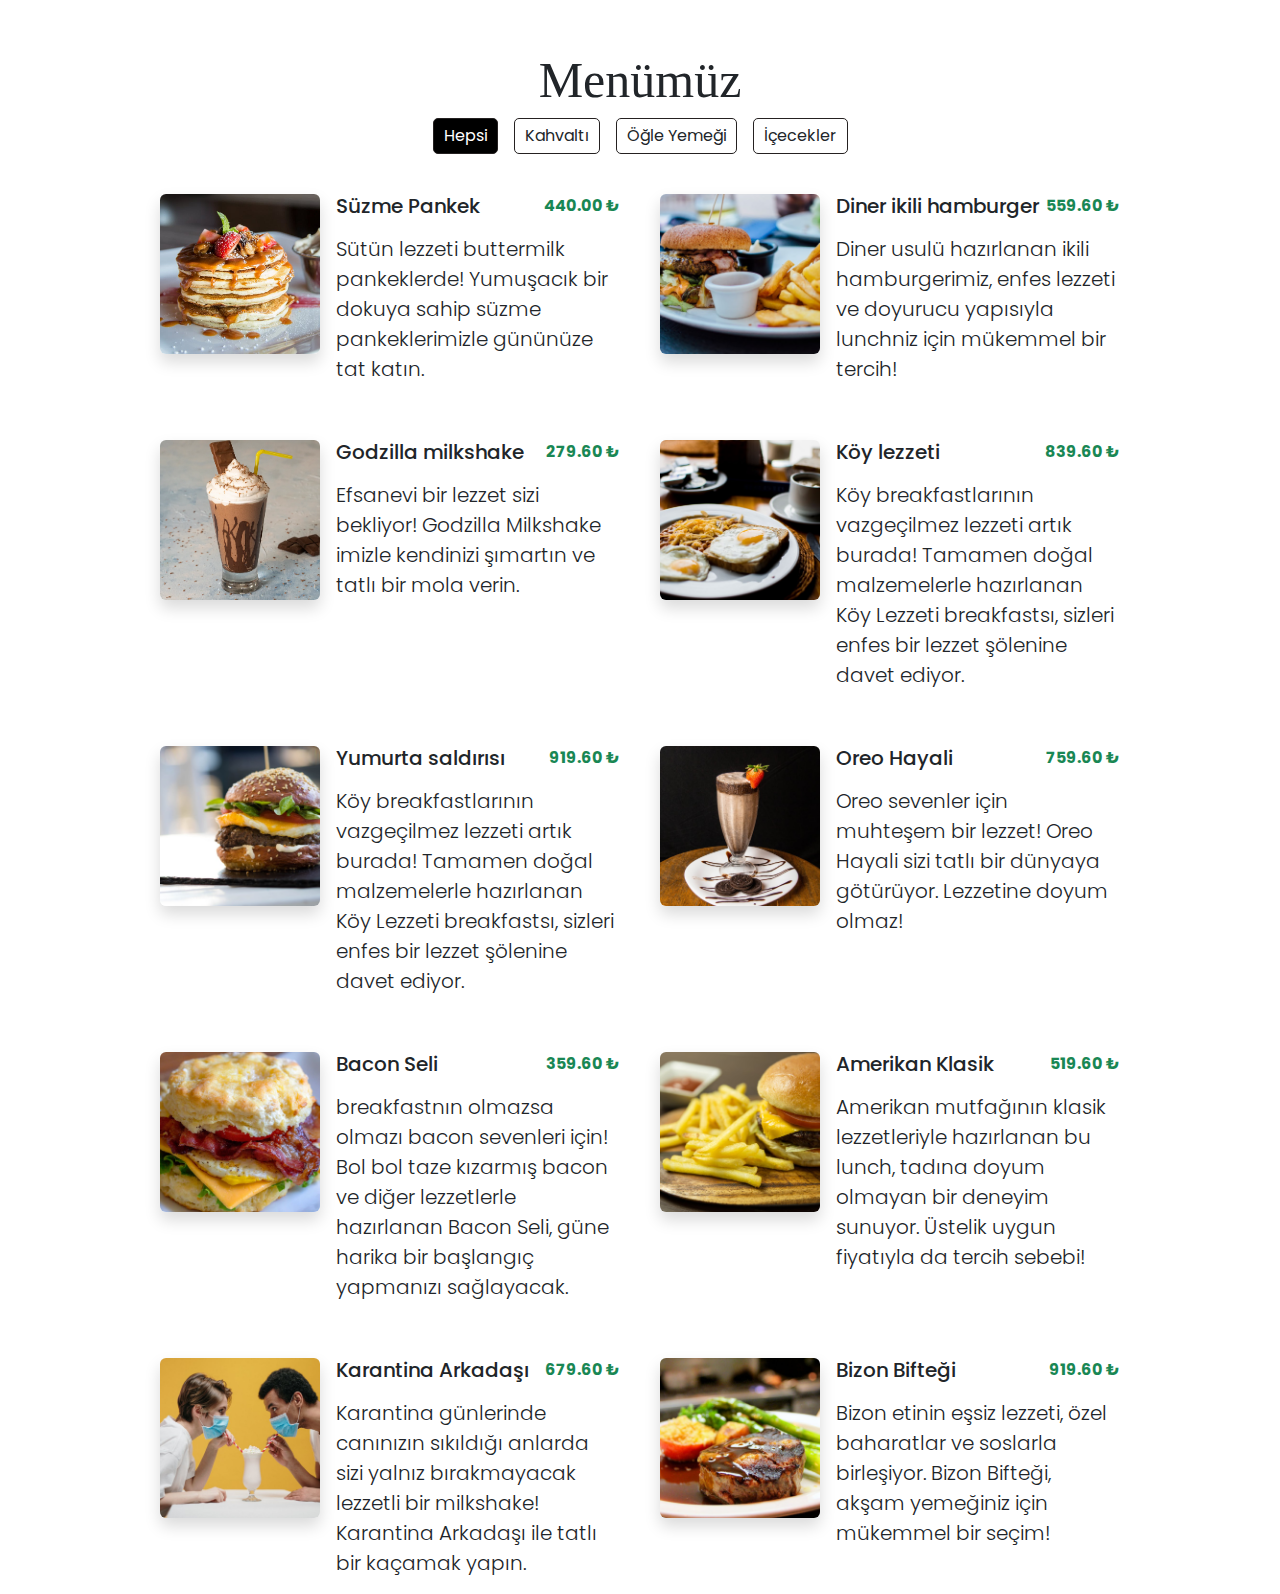
<file: index.html>
<!DOCTYPE html>
<html lang="en">
  <head>
    <meta charset="UTF-8" />
    <meta name="viewport" content="width=device-width, initial-scale=1.0" />
    <title>Qr Menu -Ana Sayfa</title>
     <!-- * Bs Css Link -->
     <link
     href="https://cdn.jsdelivr.net/npm/bootstrap@5.3.3/dist/css/bootstrap.min.css"
     rel="stylesheet"
     integrity="sha384-QWTKZyjpPEjISv5WaRU9OFeRpok6YctnYmDr5pNlyT2bRjXh0JMhjY6hW+ALEwIH"
     crossorigin="anonymous"
   />

    <!-- css link -->

    <link rel="stylesheet" href="./style/style.css" />
  </head>
  <body>
    <!-- title -->
    <h1 class="heading text-center">Menümüz</h1>

    <!-- Category Buttons -->
    <div id="buttons" class="d-flex justify-content-center gap-3">
      <div>
        <label for="all">Hepsi</label>
        <input type="radio" name="cat" id="all"  checked/>
      </div>

      <div>
        <label for="breakfast">Kahvaltı</label>
        <input type="radio" name="cat" id="breakfast" />
      </div>

      <div>
        <label for="lunch">Öğle Yemeği</label>
        <input type="radio" name="cat" id="lunch" />
      </div>

      <div>
        <label for="shakes">İçecekler</label>
        <input type="radio" name="cat" id="shakes" />
      </div>
    </div>
     <!-- * Menu List -->
     <div id="menu-list">
      <!-- * Card -->

      <div class="d-flex flex-column flex-md-row text-dark gap-3" id="card">
        <img
          class="rounded img-fluid shadow"
          src="./images/item-1.jpeg"
          alt="card-image"
        />
        <div>
          <div class="d-flex justify-content-between">
            <h5>Diner ikili hamburger</h5>
            <p class="fw-bold text-success">419.70₺</p>
          </div>
          <p class="lead">
            Diner usulü hazırlanan ikili hamburgerimiz, enfes lezzeti ve
            doyurucu yapısıyla lunchniz için mükemmel bir tercih!.
          </p>
        </div>
      </div> 

      <!-- * Card -->

      <div class="d-flex flex-column flex-md-row text-dark gap-3" id="card">
        <img
          class="rounded img-fluid shadow"
          src="./images/item-1.jpeg"
          alt="card-image"
        />
        <div>
          <div class="d-flex justify-content-between">
            <h5>Diner ikili hamburger</h5>
            <p class="fw-bold text-success">419.70₺</p>
          </div>
          <p class="lead">
            Diner usulü hazırlanan ikili hamburgerimiz, enfes lezzeti ve
            doyurucu yapısıyla lunchniz için mükemmel bir tercih!.
          </p>
        </div>
      </div> 


      <!-- * Card -->

      <div class="d-flex flex-column flex-md-row text-dark gap-3" id="card">
        <img
          class="rounded img-fluid shadow"
          src="./images/item-1.jpeg"
          alt="card-image"
        />
        <div>
          <div class="d-flex justify-content-between">
            <h5>Diner ikili hamburger</h5>
            <p class="fw-bold text-success">419.70₺</p>
          </div>
          <p class="lead">
            Diner usulü hazırlanan ikili hamburgerimiz, enfes lezzeti ve
            doyurucu yapısıyla lunchniz için mükemmel bir tercih!.
          </p>
        </div>
      </div> 

      <!-- * Card -->

      <div class="d-flex flex-column flex-md-row text-dark gap-3" id="card">
        <img
          class="rounded img-fluid shadow"
          src="./images/item-1.jpeg"
          alt="card-image"
        />
        <div>
          <div class="d-flex justify-content-between">
            <h5>Diner ikili hamburger</h5>
            <p class="fw-bold text-success">419.70₺</p>
          </div>
          <p class="lead">
            Diner usulü hazırlanan ikili hamburgerimiz, enfes lezzeti ve
            doyurucu yapısıyla lunchniz için mükemmel bir tercih!.
          </p>
        </div>
      </div> 


 



 <div>  


    <!-- js bağlantısı -->
    <script src="./js/main.js" type="module"></script>
  </body>
</html>
</file>
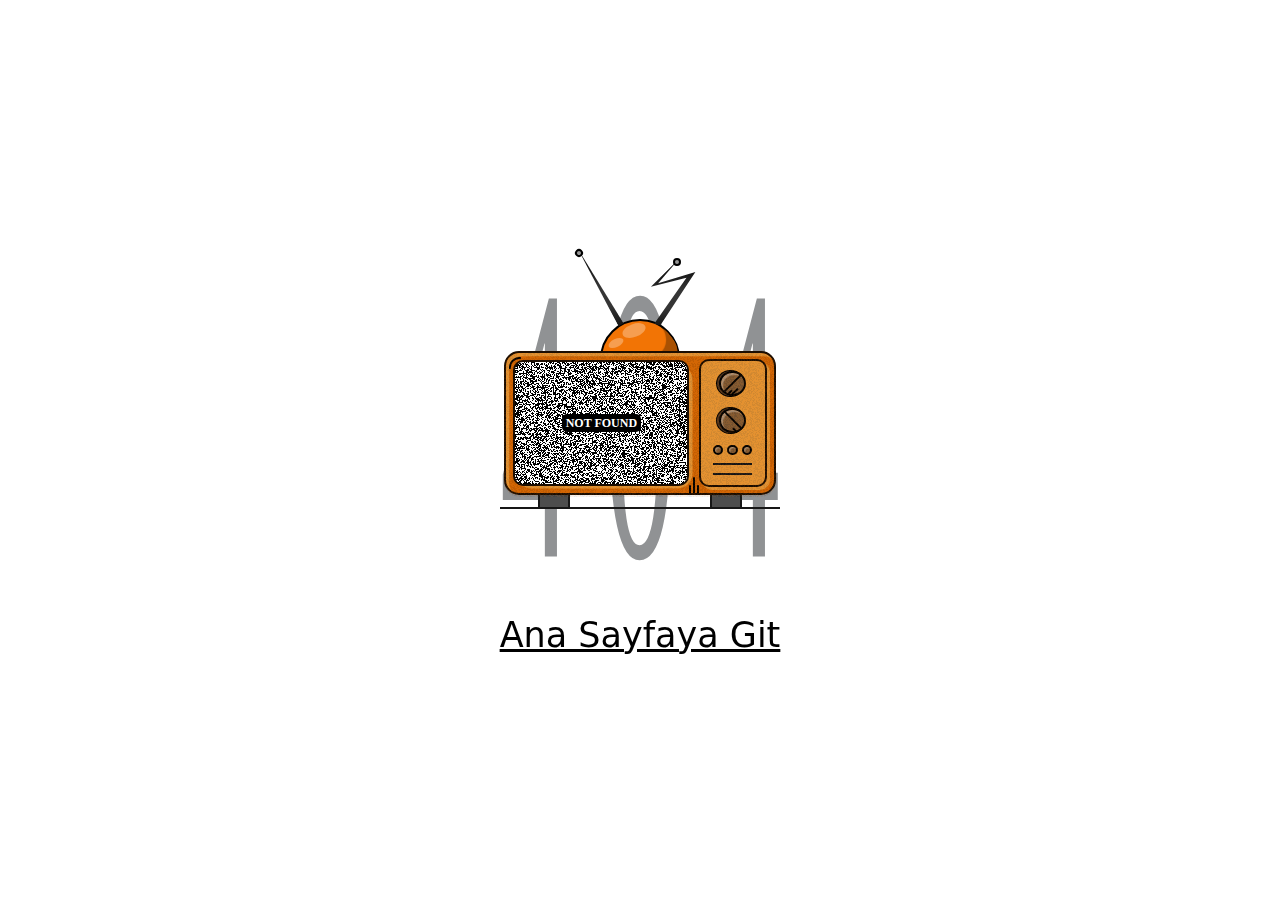
<file: detail.html>
<!DOCTYPE html>
<html lang="en">
  <head>
    <meta charset="UTF-8" />
    <meta name="viewport" content="width=device-width, initial-scale=1.0" />
    <title>QR MENU detail page</title>
    <link rel="stylesheet" href="./style/style.css" />
    <!-- * Bs Css Link -->
    <link
      href="https://cdn.jsdelivr.net/npm/bootstrap@5.3.3/dist/css/bootstrap.min.css"
      rel="stylesheet"
      integrity="sha384-QWTKZyjpPEjISv5WaRU9OFeRpok6YctnYmDr5pNlyT2bRjXh0JMhjY6hW+ALEwIH"
      crossorigin="anonymous"
    />
  </head>

  <body>
    <div id="outlet" class="container my-5 d-flex flex-column gap-5 px-5">
      <!-- top -->
      <div class="d-flex justify-content-between">
        <!-- home icon -->
        <a href="/">
          <img src="./images/home.png" width="35px" alt="home-icon" />
        </a>

        <!-- product info -->
        <p>anasayfa / breakfast / Süzme Pankek</p>
      </div>
      <!-- title -->
      <h1 class="text-center">Süzme Pankek</h1>
      <!-- image -->
      <img
        src="/images/item-1.jpeg"
        style="max-height: 400px"
        class="rounded object-fit-cover shadow"
        alt="product-image"
      />
      <!-- category -->
      <h4>Ürünün Kategorisi: <span class="text-success">breakfast</span></h4>
      <h4>Ürünün Fiyatı: <span class="text-success">330.00 ₺</span></h4>

      <!-- Description -->

      <p class="lead">
        Sütün lezzeti buttermilk pankeklerde! Yumuşacık bir dokuya sahip süzme
        pankeklerimizle gününüze tat katın.
      </p>
    </div>

    <script src="./js/detail.js" type="module"></script>
  </body>
</html>
</file>
<file: style/style.css>
/* google fonts */

@import url("https://fonts.googleapis.com/css2?family=Indie+Flower&family=Poppins:ital,wght@0,100;0,200;0,300;0,400;0,500;0,600;0,700;0,800;0,900;1,100;1,200;1,300;1,400;1,500;1,600;1,700;1,800;1,900&display=swap");

body {
  font-family: "poppins", serif;
}
.heading {
  font-family: "Indie Flowers", serif;
  margin-top: 50px;
  font-size: 50px;
}
#buttons {
  label {
    border: 1px solid rgb(37, 33, 33);
    padding: 5px 10px;
    border-radius: 5px;
    cursor: pointer;
    transition: all 0.5s;
    &:hover {
      background-color: black;
      color: white;
    }
  }
  input {
    display: none;
  }
  /* div içerisinde checlenen bir input var ise bunun labellarına belirtilen still özelliklerini ver. */
  div:has(input:checked) label {
    background-color: black;
    color: white;
  }
}
#menu-list {
  display: grid;
  justify-content: center;
  grid-template-columns: repeat(auto-fit, minmax(400px, 1fr));
  padding: 40px 160px 0;
  gap: 40px;
}
#card {
  text-decoration: none;
}

#card img {
  width: 160px;
  height: 160px;
  object-fit: cover;
}
@media (max-width: 768px) {
  #card {
    max-width: 400px;
  }
  #card img {
    width: 100%;
    height: 240px;
  }
}

/* Not Found Css */

.not-founded-link {
  margin-top: 100px;
  font-size: 35px;
  color: black;
}

/* From Uiverse.io by Praashoo7 */
/* Design Inspired by one of Stefan Devai's Design on Dribble */

.main_wrapper {
  position: absolute;
  top: 50%;
  left: 50%;
  transform: translate(-50%, -50%);
  display: flex;
  align-items: center;
  justify-content: center;
  width: 30em;
  height: 30em;
}

.main {
  display: flex;
  flex-direction: column;
  align-items: center;
  justify-content: center;
  margin-top: 5em;
}

.antenna {
  width: 5em;
  height: 5em;
  border-radius: 50%;
  border: 2px solid black;
  background-color: #f27405;
  margin-bottom: -6em;
  margin-left: 0em;
  z-index: -1;
}
.antenna_shadow {
  position: absolute;
  background-color: transparent;
  width: 50px;
  height: 56px;
  margin-left: 1.68em;
  border-radius: 45%;
  transform: rotate(140deg);
  border: 4px solid transparent;
  box-shadow: inset 0px 16px #a85103, inset 0px 16px 1px 1px #a85103;
  -moz-box-shadow: inset 0px 16px #a85103, inset 0px 16px 1px 1px #a85103;
}
.antenna::after {
  content: "";
  position: absolute;
  margin-top: -9.4em;
  margin-left: 0.4em;
  transform: rotate(-25deg);
  width: 1em;
  height: 0.5em;
  border-radius: 50%;
  background-color: #f69e50;
}
.antenna::before {
  content: "";
  position: absolute;
  margin-top: 0.2em;
  margin-left: 1.25em;
  transform: rotate(-20deg);
  width: 1.5em;
  height: 0.8em;
  border-radius: 50%;
  background-color: #f69e50;
}
.a1 {
  position: relative;
  top: -102%;
  left: -130%;
  width: 12em;
  height: 5.5em;
  border-radius: 50px;
  background-image: linear-gradient(
    #171717,
    #171717,
    #353535,
    #353535,
    #171717
  );
  transform: rotate(-29deg);
  clip-path: polygon(50% 0%, 49% 100%, 52% 100%);
}
.a1d {
  position: relative;
  top: -211%;
  left: -35%;
  transform: rotate(45deg);
  width: 0.5em;
  height: 0.5em;
  border-radius: 50%;
  border: 2px solid black;
  background-color: #979797;
  z-index: 99;
}
.a2 {
  position: relative;
  top: -210%;
  left: -10%;
  width: 12em;
  height: 4em;
  border-radius: 50px;
  background-color: #171717;
  background-image: linear-gradient(
    #171717,
    #171717,
    #353535,
    #353535,
    #171717
  );
  margin-right: 5em;
  clip-path: polygon(
    47% 0,
    47% 0,
    34% 34%,
    54% 25%,
    32% 100%,
    29% 96%,
    49% 32%,
    30% 38%
  );
  transform: rotate(-8deg);
}
.a2d {
  position: relative;
  top: -294%;
  left: 94%;
  width: 0.5em;
  height: 0.5em;
  border-radius: 50%;
  border: 2px solid black;
  background-color: #979797;
  z-index: 99;
}

.notfound_text {
  background-color: black;
  padding-left: 0.3em;
  padding-right: 0.3em;
  font-size: 0.75em;
  color: white;
  letter-spacing: 0;
  border-radius: 5px;
  z-index: 10;
}
.tv {
  width: 17em;
  height: 9em;
  margin-top: 3em;
  border-radius: 15px;
  background-color: #d36604;
  display: flex;
  justify-content: center;
  border: 2px solid #1d0e01;
  box-shadow: inset 0.2em 0.2em #e69635;
}
.tv::after {
  content: "";
  position: absolute;
  width: 17em;
  height: 9em;
  border-radius: 15px;
  background: repeating-radial-gradient(#d36604 0 0.0001%, #00000070 0 0.0002%)
      50% 0/2500px 2500px,
    repeating-conic-gradient(#d36604 0 0.0001%, #00000070 0 0.0002%) 60% 60%/2500px
      2500px;
  background-blend-mode: difference;
  opacity: 0.09;
}
.curve_svg {
  position: absolute;
  margin-top: 0.25em;
  margin-left: -0.25em;
  height: 12px;
  width: 12px;
}
.display_div {
  display: flex;
  align-items: center;
  align-self: center;
  justify-content: center;
  border-radius: 15px;
  box-shadow: 3.5px 3.5px 0px #e69635;
}
.screen_out {
  width: auto;
  height: auto;

  border-radius: 10px;
}
.screen_out1 {
  width: 11em;
  height: 7.75em;
  display: flex;
  align-items: center;
  justify-content: center;
  border-radius: 10px;
}
.screen {
  width: 13em;
  height: 7.85em;
  font-family: Montserrat;
  border: 2px solid #1d0e01;
  background: repeating-radial-gradient(#000 0 0.0001%, #ffffff 0 0.0002%) 50% 0/2500px
      2500px,
    repeating-conic-gradient(#000 0 0.0001%, #ffffff 0 0.0002%) 60% 60%/2500px
      2500px;
  background-blend-mode: difference;
  animation: b 0.2s infinite alternate;
  border-radius: 10px;
  z-index: 99;
  display: flex;
  align-items: center;
  justify-content: center;
  font-weight: bold;
  color: #252525;
  letter-spacing: 0.15em;
  text-align: center;
}

.screenM {
  width: 13em;
  height: 7.85em;
  position: relative;
  font-family: Montserrat;
  background: linear-gradient(
    to right,
    #002fc6 0%,
    #002bb2 14.2857142857%,
    #3a3a3a 14.2857142857%,
    #303030 28.5714285714%,
    #ff0afe 28.5714285714%,
    #f500f4 42.8571428571%,
    #6c6c6c 42.8571428571%,
    #626262 57.1428571429%,
    #0affd9 57.1428571429%,
    #00f5ce 71.4285714286%,
    #3a3a3a 71.4285714286%,
    #303030 85.7142857143%,
    white 85.7142857143%,
    #fafafa 100%
  );
  border-radius: 10px;
  border: 2px solid black;
  z-index: 99;
  display: flex;
  align-items: center;
  justify-content: center;
  font-weight: bold;
  color: #252525;
  letter-spacing: 0.15em;
  text-align: center;
  overflow: hidden;
}
.screenM:before,
.screenM:after {
  content: "";
  position: absolute;
  left: 0;
  z-index: 1;
  width: 100%;
}
.screenM:before {
  top: 0;
  height: 68.4782608696%;
  background: linear-gradient(
    to right,
    white 0%,
    #fafafa 14.2857142857%,
    #ffe60a 14.2857142857%,
    #f5dc00 28.5714285714%,
    #0affd9 28.5714285714%,
    #00f5ce 42.8571428571%,
    #10ea00 42.8571428571%,
    #0ed600 57.1428571429%,
    #ff0afe 57.1428571429%,
    #f500f4 71.4285714286%,
    #ed0014 71.4285714286%,
    #d90012 85.7142857143%,
    #002fc6 85.7142857143%,
    #002bb2 100%
  );
}
.screenM:after {
  bottom: 0;
  height: 21.7391304348%;
  background: linear-gradient(
    to right,
    #006c6b 0%,
    #005857 16.6666666667%,
    white 16.6666666667%,
    #fafafa 33.3333333333%,
    #001b75 33.3333333333%,
    #001761 50%,
    #6c6c6c 50%,
    #626262 66.6666666667%,
    #929292 66.6666666667%,
    #888888 83.3333333333%,
    #3a3a3a 83.3333333333%,
    #303030 100%
  );
}

@keyframes b {
  100% {
    background-position: 50% 0, 60% 50%;
  }
}

/* Another Error Screen to Use 

.screen {
  width: 13em;
  height: 7.85em;
  position: relative;
  background: linear-gradient(to right, #002fc6 0%, #002bb2 14.2857142857%, #3a3a3a 14.2857142857%, #303030 28.5714285714%, #ff0afe 28.5714285714%, #f500f4 42.8571428571%, #6c6c6c 42.8571428571%, #626262 57.1428571429%, #0affd9 57.1428571429%, #00f5ce 71.4285714286%, #3a3a3a 71.4285714286%, #303030 85.7142857143%, white 85.7142857143%, #fafafa 100%);
  border-radius: 10px;
  border: 2px solid black;
  z-index: 99;
  display: flex;
  align-items: center;
  justify-content: center;
  font-weight: bold;
  color: #252525;
  letter-spacing: 0.15em;
  text-align: center;
  overflow: hidden;
}
.screen:before, .screen:after {
  content: "";
  position: absolute;
  left: 0;
  z-index: 1;
  width: 100%;
}
.screen:before {
  top: 0;
  height: 68.4782608696%;
  background: linear-gradient(to right, white 0%, #fafafa 14.2857142857%, #ffe60a 14.2857142857%, #f5dc00 28.5714285714%, #0affd9 28.5714285714%, #00f5ce 42.8571428571%, #10ea00 42.8571428571%, #0ed600 57.1428571429%, #ff0afe 57.1428571429%, #f500f4 71.4285714286%, #ed0014 71.4285714286%, #d90012 85.7142857143%, #002fc6 85.7142857143%, #002bb2 100%);
}
.screen:after {
  bottom: 0;
  height: 21.7391304348%;
  background: linear-gradient(to right, #006c6b 0%, #005857 16.6666666667%, white 16.6666666667%, #fafafa 33.3333333333%, #001b75 33.3333333333%, #001761 50%, #6c6c6c 50%, #626262 66.6666666667%, #929292 66.6666666667%, #888888 83.3333333333%, #3a3a3a 83.3333333333%, #303030 100%);
}

  */

.lines {
  display: flex;
  column-gap: 0.1em;
  align-self: flex-end;
}
.line1,
.line3 {
  width: 2px;
  height: 0.5em;
  background-color: black;
  border-radius: 25px 25px 0px 0px;
  margin-top: 0.5em;
}
.line2 {
  flex-grow: 1;
  width: 2px;
  height: 1em;
  background-color: black;
  border-radius: 25px 25px 0px 0px;
}

.buttons_div {
  width: 4.25em;
  align-self: center;
  height: 8em;
  background-color: #e69635;
  border: 2px solid #1d0e01;
  padding: 0.6em;
  border-radius: 10px;
  display: flex;
  align-items: center;
  justify-content: center;
  flex-direction: column;
  row-gap: 0.75em;
  box-shadow: 3px 3px 0px #e69635;
}
.b1 {
  width: 1.65em;
  height: 1.65em;
  border-radius: 50%;
  background-color: #7f5934;
  border: 2px solid black;
  box-shadow: inset 2px 2px 1px #b49577, -2px 0px #513721,
    -2px 0px 0px 1px black;
}
.b1::before {
  content: "";
  position: absolute;
  margin-top: 1em;
  margin-left: 0.5em;
  transform: rotate(47deg);
  border-radius: 5px;
  width: 0.1em;
  height: 0.4em;
  background-color: #000000;
}
.b1::after {
  content: "";
  position: absolute;
  margin-top: 0.9em;
  margin-left: 0.8em;
  transform: rotate(47deg);
  border-radius: 5px;
  width: 0.1em;
  height: 0.55em;
  background-color: #000000;
}
.b1 div {
  content: "";
  position: absolute;
  margin-top: -0.1em;
  margin-left: 0.65em;
  transform: rotate(45deg);
  width: 0.15em;
  height: 1.5em;
  background-color: #000000;
}
.b2 {
  width: 1.65em;
  height: 1.65em;
  border-radius: 50%;
  background-color: #7f5934;
  border: 2px solid black;
  box-shadow: inset 2px 2px 1px #b49577, -2px 0px #513721,
    -2px 0px 0px 1px black;
}
.b2::before {
  content: "";
  position: absolute;
  margin-top: 1.05em;
  margin-left: 0.8em;
  transform: rotate(-45deg);
  border-radius: 5px;
  width: 0.15em;
  height: 0.4em;
  background-color: #000000;
}
.b2::after {
  content: "";
  position: absolute;
  margin-top: -0.1em;
  margin-left: 0.65em;
  transform: rotate(-45deg);
  width: 0.15em;
  height: 1.5em;
  background-color: #000000;
}
.speakers {
  display: flex;
  flex-direction: column;
  row-gap: 0.5em;
}
.speakers .g1 {
  display: flex;
  column-gap: 0.25em;
}
.speakers .g1 .g11,
.g12,
.g13 {
  width: 0.65em;
  height: 0.65em;
  border-radius: 50%;
  background-color: #7f5934;
  border: 2px solid black;
  box-shadow: inset 1.25px 1.25px 1px #b49577;
}
.speakers .g {
  width: auto;
  height: 2px;
  background-color: #171717;
}

.bottom {
  width: 100%;
  height: auto;
  display: flex;
  align-items: center;
  justify-content: center;
  column-gap: 8.7em;
}
.base1 {
  height: 1em;
  width: 2em;
  border: 2px solid #171717;
  background-color: #4d4d4d;
  margin-top: -0.15em;
  z-index: -1;
}
.base2 {
  height: 1em;
  width: 2em;
  border: 2px solid #171717;
  background-color: #4d4d4d;
  margin-top: -0.15em;
  z-index: -1;
}
.base3 {
  position: absolute;
  height: 0.15em;
  width: 17.5em;
  background-color: #171717;
  margin-top: 0.8em;
}

.text_404 {
  position: absolute;
  display: flex;
  flex-direction: row;
  column-gap: 6em;
  z-index: -5;
  margin-bottom: 2em;
  align-items: center;
  justify-content: center;
  opacity: 0.5;
  font-family: Montserrat;
}
.text_4041 {
  transform: scaleY(24.5) scaleX(9);
}
.text_4042 {
  transform: scaleY(24.5) scaleX(9);
}
.text_4043 {
  transform: scaleY(24.5) scaleX(9);
}

@media only screen and (max-width: 495px) {
  .text_404 {
    column-gap: 6em;
  }
}
@media only screen and (max-width: 395px) {
  .text_404 {
    column-gap: 4em;
  }
  .text_4041 {
    transform: scaleY(25) scaleX(8);
  }
  .text_4042 {
    transform: scaleY(25) scaleX(8);
  }
  .text_4043 {
    transform: scaleY(25) scaleX(8);
  }
}

@media (max-width: 275px), (max-height: 520px) {
  .main {
    position: relative;
  }
}

@media only screen and (max-width: 1024px) {
  .screenM {
    display: flex;
  }
  .screen {
    display: none;
  }
}
@media only screen and (min-width: 1025px) {
  .screen {
    display: flex;
  }
  .screenM {
    display: none;
  }
}
</file>
